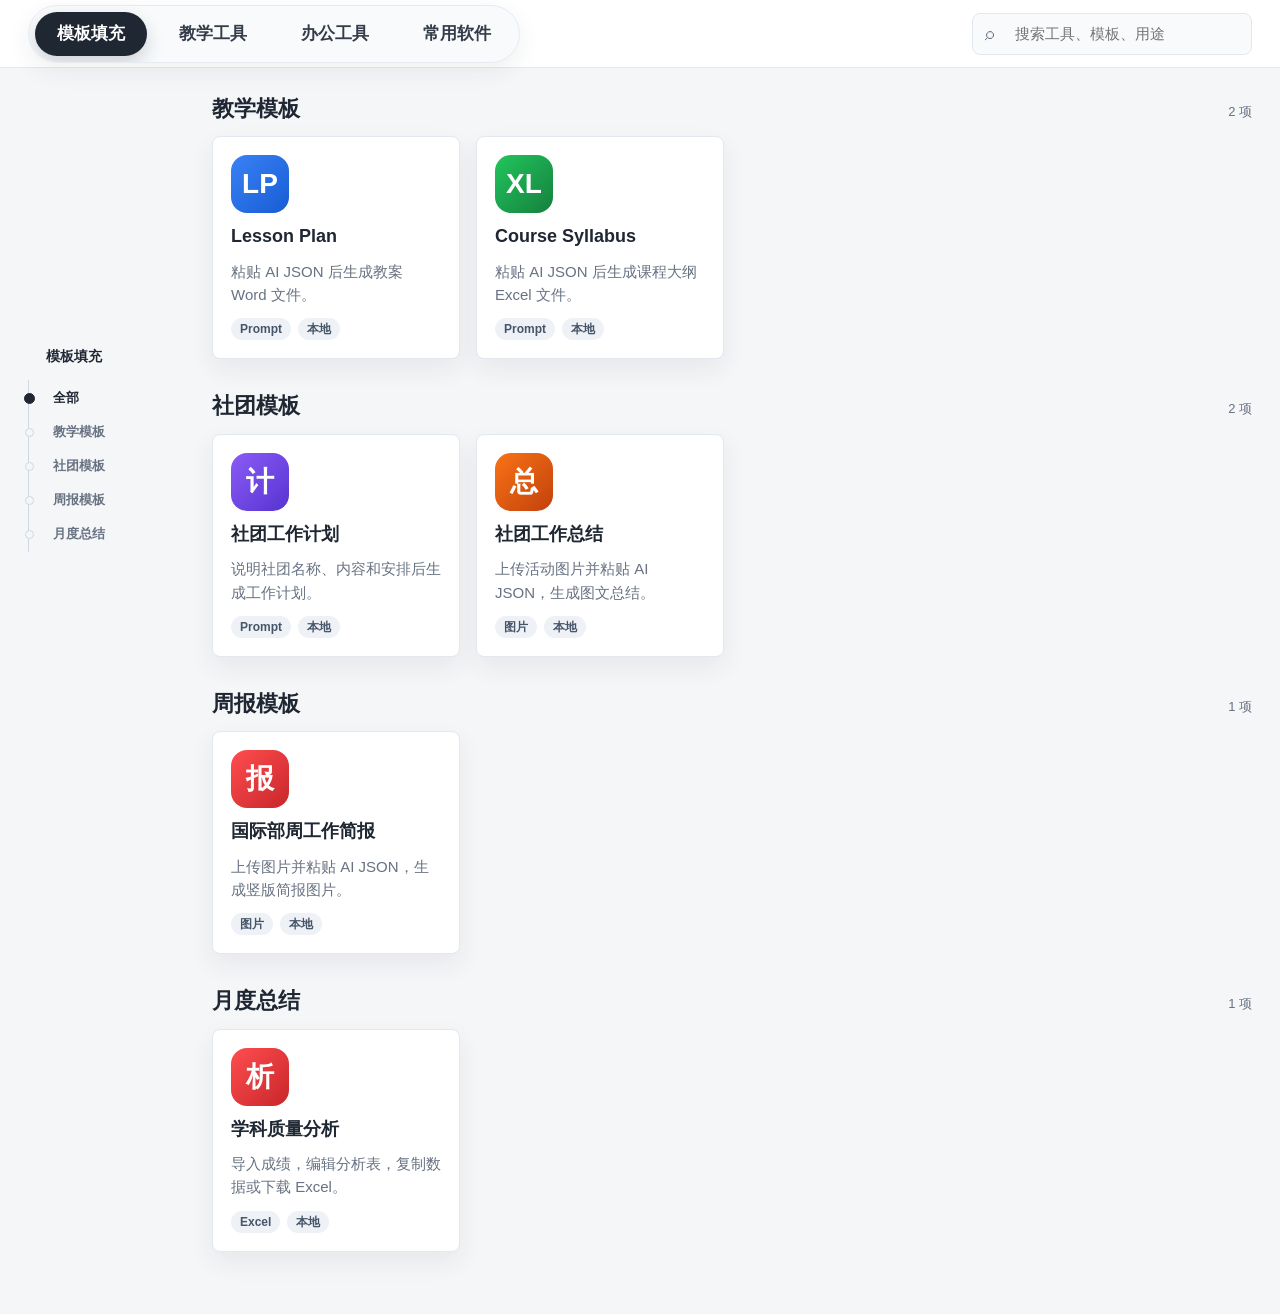
<file: index.html>
<!doctype html>
<html lang="zh-CN">
  <head>
    <meta charset="utf-8">
    <meta name="viewport" content="width=device-width, initial-scale=1">
    <title>TeacHub</title>
    <link rel="stylesheet" href="assets/styles.css">
  </head>
  <body>
    <header class="top-nav">
      <nav class="primary-tabs" aria-label="大类导航">
        <button class="tab is-active" type="button" data-view="templates">模板填充</button>
        <button class="tab" type="button" data-view="teaching">教学工具</button>
        <button class="tab" type="button" data-view="office">办公工具</button>
        <button class="tab" type="button" data-view="software">常用软件</button>
      </nav>
      <label class="search" aria-label="搜索工具">
        <span aria-hidden="true">⌕</span>
        <input id="search-input" type="search" placeholder="搜索工具、模板、用途">
      </label>
    </header>

    <div class="page-grid">
      <aside class="anchor-panel" aria-label="分类目录">
        <div class="anchor-title" id="anchor-title">模板填充</div>
        <nav class="anchor-list" id="anchor-list"></nav>
      </aside>

      <main class="content" id="content" tabindex="-1"></main>
    </div>

    <script src="assets/data.js"></script>
    <script src="assets/app.js"></script>
  </body>
</html>
</file>
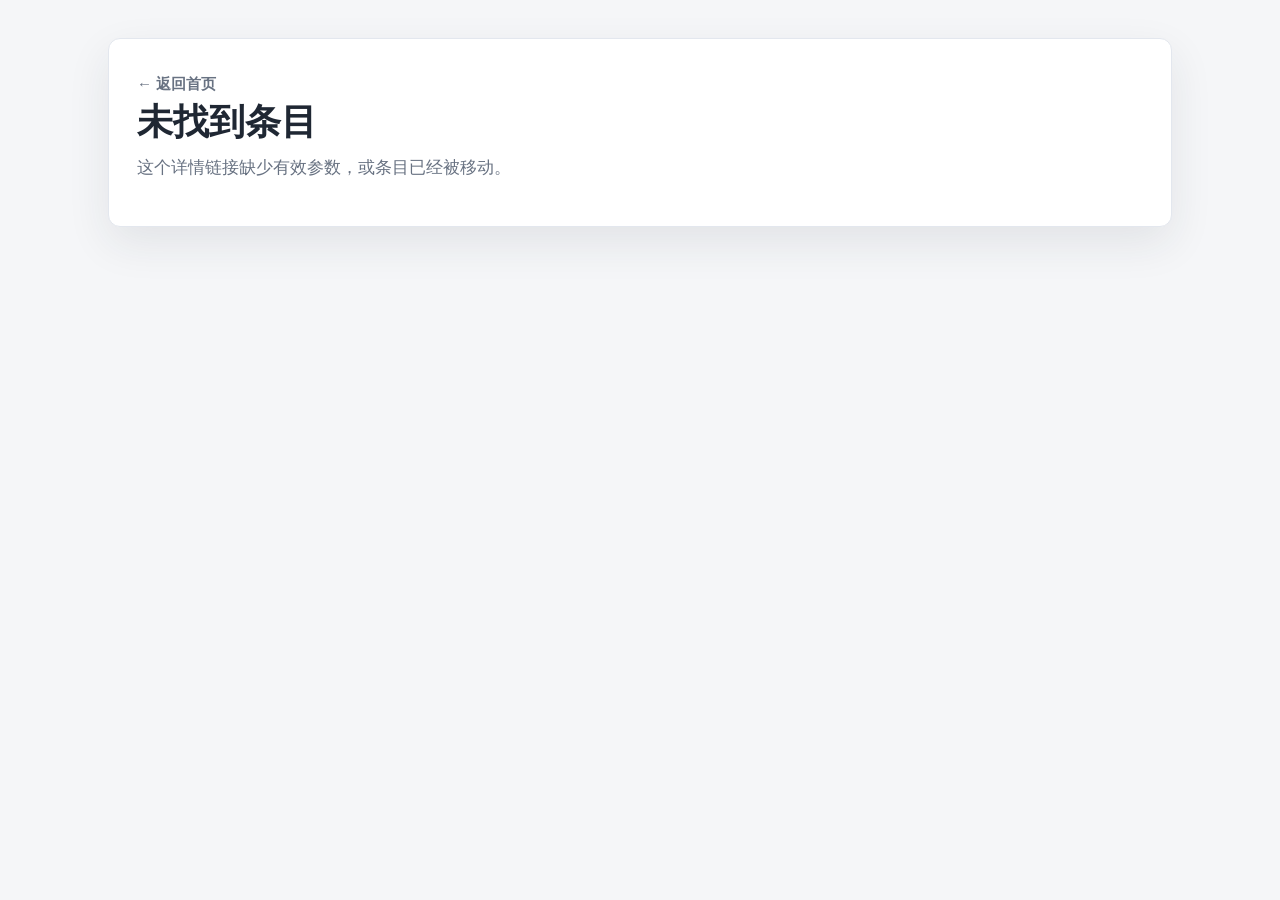
<file: detail.html>
<!doctype html>
<html lang="zh-CN">
  <head>
    <meta charset="utf-8">
    <meta name="viewport" content="width=device-width, initial-scale=1">
    <title>TeacHub - 工具详情</title>
    <link rel="stylesheet" href="assets/styles.css">
  </head>
  <body class="detail-page">
    <main class="detail-shell" id="detail-shell"></main>
    <div class="toast" id="toast" role="status" aria-live="polite"></div>

    <script src="assets/data.js"></script>
    <script src="assets/detail.js"></script>
  </body>
</html>
</file>
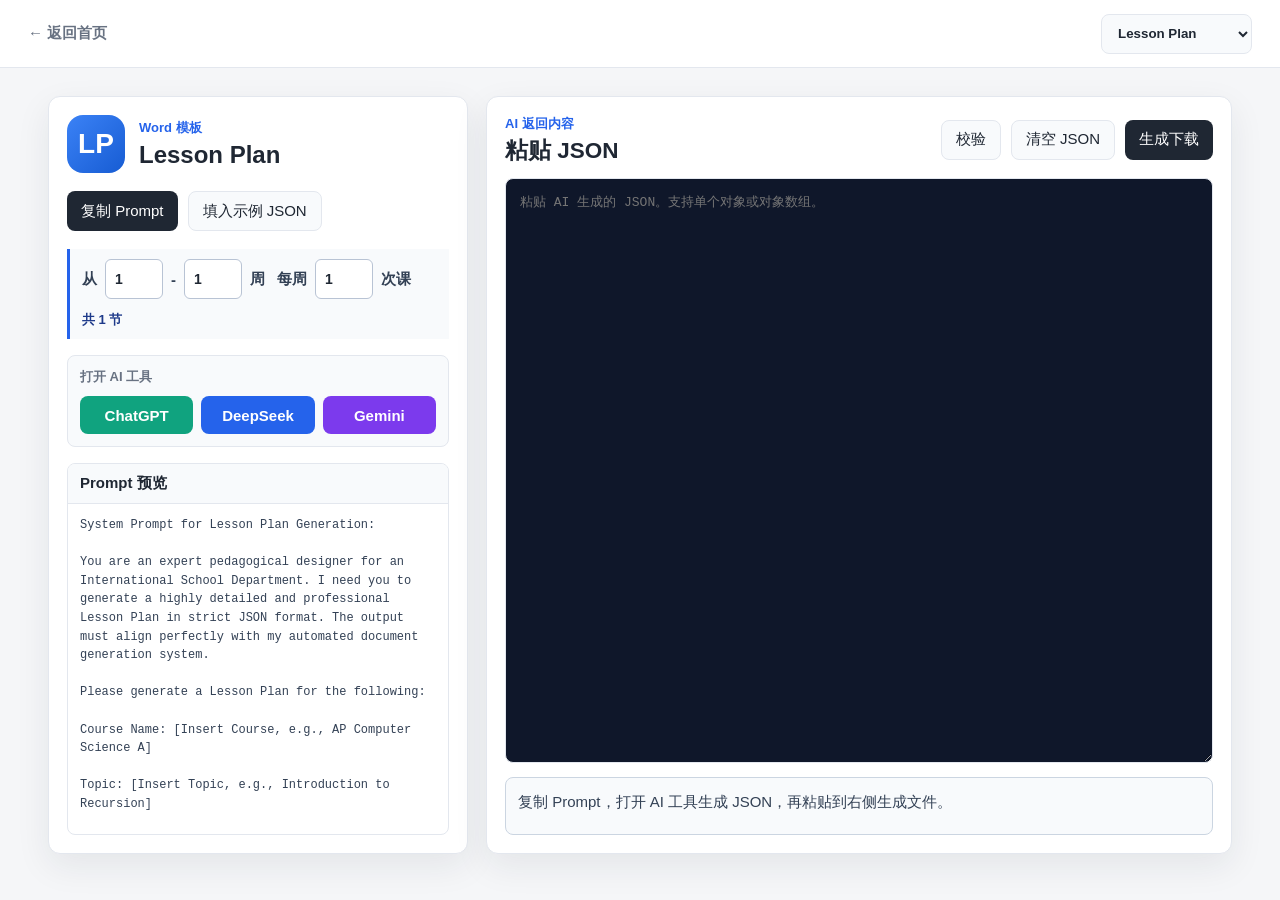
<file: fill.html>
<!doctype html>
<html lang="zh-CN">
  <head>
    <meta charset="utf-8">
    <meta name="viewport" content="width=device-width, initial-scale=1">
    <title>TeacHub - 模板填充</title>
    <link rel="stylesheet" href="assets/styles.css">
  </head>
  <body class="fill-page">
    <header class="fill-topbar">
      <a class="back-link" href="index.html">← 返回首页</a>
      <select id="template-select" aria-label="选择模板"></select>
    </header>

    <main class="fill-shell">
      <section class="fill-panel template-panel">
        <div class="fill-heading">
          <span class="tool-icon blue" id="template-icon" aria-hidden="true">LP</span>
          <div>
            <p id="template-type">Word 模板</p>
            <h1 id="template-title">Lesson Plan</h1>
          </div>
        </div>

        <div class="fill-actions">
          <button class="action" id="copy-prompt" type="button">复制 Prompt</button>
          <button class="action secondary" id="load-sample" type="button">填入示例 JSON</button>
        </div>

        <section class="lesson-plan-batch" id="lesson-plan-batch" hidden aria-label="Lesson Plan 批量设置">
          <div class="lesson-plan-range" role="group" aria-label="周数范围">
            <span>从</span>
            <input id="lesson-plan-start-week" type="number" min="1" max="52" step="1" value="1" aria-label="起始周">
            <span>-</span>
            <input id="lesson-plan-end-week" type="number" min="1" max="52" step="1" value="1" aria-label="结束周">
            <span>周</span>
          </div>
          <label class="lesson-plan-stepper" for="lesson-plan-lessons">
            <span>每周</span>
            <input id="lesson-plan-lessons" type="number" min="1" max="10" step="1" value="1">
            <span>次课</span>
          </label>
          <output class="lesson-plan-total" id="lesson-plan-total">共 1 节</output>
        </section>

        <div class="ai-panel" aria-label="AI 工具入口">
          <p>打开 AI 工具</p>
          <div class="ai-links">
            <a class="ai-link chatgpt" href="https://chatgpt.com/" target="_blank" rel="noopener noreferrer">ChatGPT</a>
            <a class="ai-link deepseek" href="https://chat.deepseek.com/" target="_blank" rel="noopener noreferrer">DeepSeek</a>
            <a class="ai-link gemini" href="https://gemini.google.com/" target="_blank" rel="noopener noreferrer">Gemini</a>
          </div>
        </div>

        <section class="prompt-preview fill-prompt">
          <div class="prompt-head">
            <strong>Prompt 预览</strong>
          </div>
          <pre id="prompt-text"></pre>
        </section>
      </section>

      <section class="fill-panel editor-panel">
        <div class="editor-head">
          <div>
            <p>AI 返回内容</p>
            <h2>粘贴 JSON</h2>
          </div>
          <div class="editor-actions">
            <button class="action secondary" id="validate-json" type="button">校验</button>
            <button class="action secondary" id="clear-json" type="button">清空 JSON</button>
            <button class="action" id="generate-file" type="button">生成下载</button>
          </div>
        </div>
        <textarea id="json-input" spellcheck="false" placeholder="粘贴 AI 生成的 JSON。支持单个对象或对象数组。"></textarea>
        <section class="image-upload-panel" id="image-panel" hidden>
          <div>
            <h3>添加图片</h3>
            <p>可多次选择或拖入图片，按添加顺序排版。</p>
          </div>
          <input id="image-input" type="file" accept="image/*" multiple>
          <div class="image-list" id="image-list"></div>
        </section>
        <div class="log-box" id="log-box">等待 JSON 输入。</div>
      </section>
    </main>

    <div class="toast" id="toast" role="status" aria-live="polite"></div>

    <script src="vendor/jszip.min.js"></script>
    <script src="assets/template-assets.js"></script>
    <script src="assets/template-registry.js"></script>
    <script src="assets/fill.js"></script>
  </body>
</html>
</file>
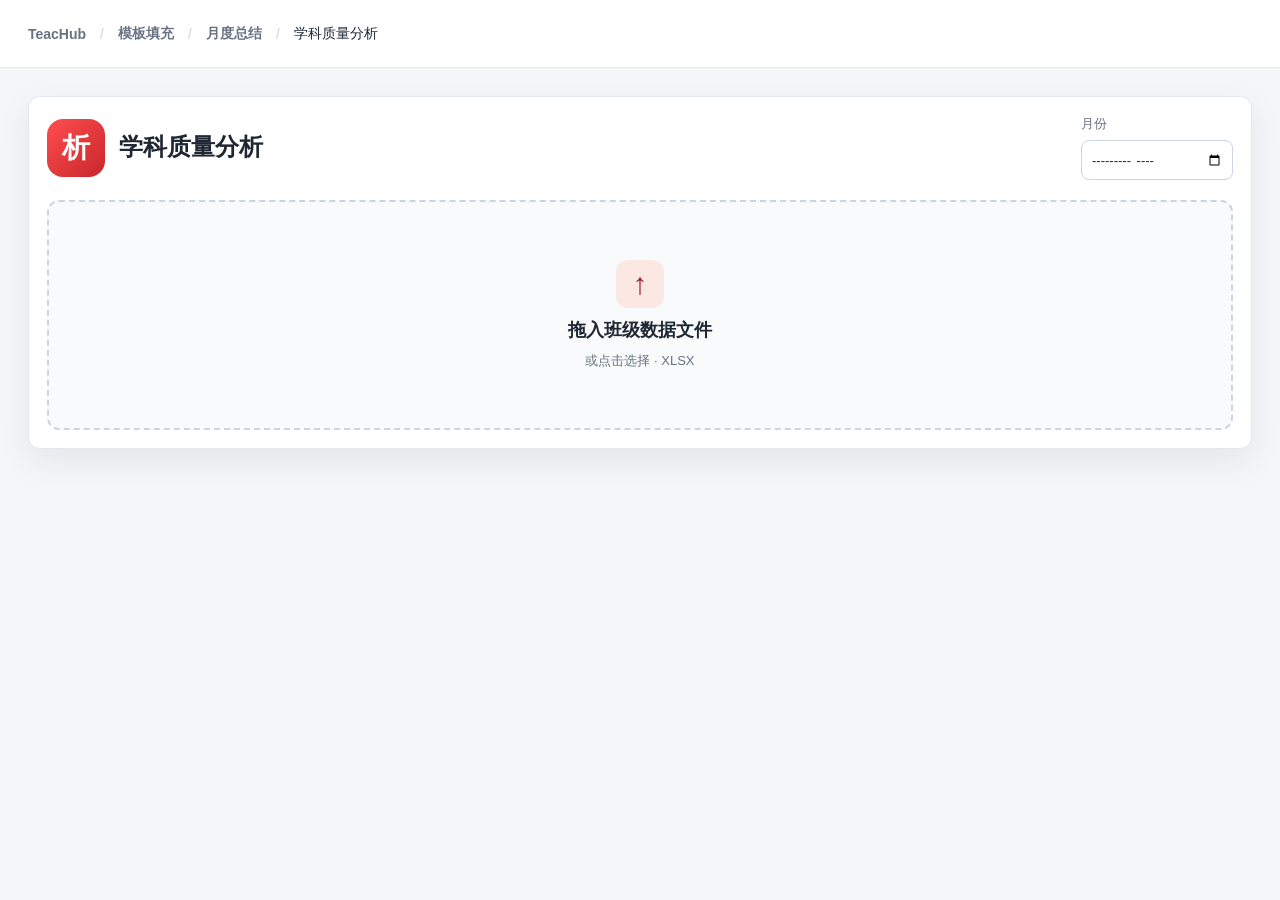
<file: quality-analysis.html>
<!doctype html>
<html lang="zh-CN">
  <head>
    <meta charset="utf-8">
    <meta name="viewport" content="width=device-width, initial-scale=1">
    <title>TeacHub - 学科质量分析</title>
    <link rel="stylesheet" href="assets/styles.css">
    <link rel="stylesheet" href="assets/quality-analysis.css">
  </head>
  <body class="fill-page">
    <header class="fill-topbar quality-nav"><nav aria-label="TeacHub导航"><a class="back-link" href="index.html">TeacHub</a><span aria-hidden="true">/</span><a class="back-link" href="index.html?view=templates">模板填充</a><span aria-hidden="true">/</span><a class="back-link" href="index.html?view=templates#monthly-summaries">月度总结</a><span aria-hidden="true">/</span><span aria-current="page">学科质量分析</span></nav></header>
    <main class="quality-shell">
      <section class="fill-panel">
        <div class="quality-upload-head"><div class="fill-heading"><span class="tool-icon red" aria-hidden="true">析</span><div><h1>学科质量分析</h1></div></div><label>月份<input id="quality-month" type="month"></label></div>
        <label class="quality-upload" id="quality-drop-zone">
          <span class="quality-upload-icon" aria-hidden="true">↑</span>
          <strong>拖入班级数据文件</strong>
          <span>或点击选择 · XLSX</span>
          <input id="quality-files" type="file" accept=".xlsx" multiple aria-label="上传班级数据">
        </label>
        <div id="quality-file-list" class="quality-file-list" aria-live="polite" hidden></div>
        <div id="quality-status" class="quality-status" role="status" aria-live="polite" hidden></div>
      </section>
      <section id="quality-settings-panel" class="fill-panel" hidden>
        <h2>核对与修改成绩</h2>
        <div id="quality-settings"></div>
      </section>
      <section id="quality-preview-panel" class="fill-panel" hidden>
        <div class="editor-head"><h2>质量分析表</h2><div class="editor-actions"><button id="quality-copy" class="action secondary" type="button" disabled>复制数据</button><button id="quality-export" class="action" type="button" disabled>下载 Excel</button></div></div>
        <div class="quality-table-wrap"><table id="quality-report" class="quality-table">
          <thead>
            <tr><th rowspan="4">学科</th><th rowspan="4">教师</th><th rowspan="4">学生人数</th><th rowspan="4">参考人数</th><th colspan="6" rowspan="2">整体分析</th><th colspan="9">目标完成情况</th></tr>
            <tr>
              <th colspan="3" class="quality-threshold">优秀 <select data-threshold-operator="0" aria-label="优秀比较条件"><option value=">=">≥</option><option value=">">&gt;</option></select><input data-threshold="0" aria-label="优秀分数线" type="number" min="0" max="100" step="0.01" placeholder="分数线"></th>
              <th colspan="3" class="quality-threshold">良好 <select data-threshold-operator="1" aria-label="良好比较条件"><option value=">=">≥</option><option value=">">&gt;</option></select><input data-threshold="1" aria-label="良好分数线" type="number" min="0" max="100" step="0.01" placeholder="分数线"></th>
              <th colspan="3" class="quality-threshold">合格 <select data-threshold-operator="2" aria-label="合格比较条件"><option value=">=">≥</option><option value=">">&gt;</option></select><input data-threshold="2" aria-label="合格分数线" type="number" min="0" max="100" step="0.01" placeholder="分数线"></th>
            </tr>
            <tr><th rowspan="2">满分</th><th rowspan="2">最高分</th><th rowspan="2">最低分</th><th rowspan="2">平均分</th><th>上期</th><th>均分</th><th>达标</th><th rowspan="2">目标人数</th><th rowspan="2">完成率</th><th>达标</th><th rowspan="2">目标人数</th><th rowspan="2">完成率</th><th>达标</th><th rowspan="2">目标人数</th><th rowspan="2">完成率</th></tr>
            <tr><th>均分</th><th>变化</th><th>人数</th><th>人数</th><th>人数</th></tr>
          </thead><tbody id="quality-preview"></tbody>
        </table></div>
      </section>
    </main>
    <script src="vendor/jszip.min.js"></script>
    <script src="assets/quality-template.js"></script>
    <script src="assets/quality-analysis-core.js"></script>
    <script src="assets/quality-analysis.js"></script>
  </body>
</html>
</file>
<file: assets/styles.css>
:root {
  --bg: #f5f6f8;
  --surface: #ffffff;
  --ink: #1f2733;
  --muted: #687282;
  --line: #e3e7ee;
  --nav: #ffffff;
  --shadow: 0 16px 40px rgba(31, 39, 51, 0.12);
  --radius: 8px;
  --font: "Inter", "Segoe UI", "PingFang SC", "Microsoft YaHei", Arial, sans-serif;
}

* {
  box-sizing: border-box;
}

[hidden] {
  display: none !important;
}

html {
  min-height: 100%;
  scroll-behavior: smooth;
}

body {
  min-height: 100vh;
  margin: 0;
  background: var(--bg);
  color: var(--ink);
  font-family: var(--font);
  font-size: 15px;
  letter-spacing: 0;
}

button,
input {
  font: inherit;
}

button {
  cursor: pointer;
}

.top-nav {
  position: sticky;
  top: 0;
  z-index: 20;
  display: flex;
  align-items: center;
  justify-content: flex-start;
  gap: 20px;
  min-height: 68px;
  border-bottom: 1px solid var(--line);
  background: rgba(255, 255, 255, 0.96);
  padding: 0 28px;
  backdrop-filter: blur(14px);
}

.primary-tabs {
  display: flex;
  align-items: center;
  justify-content: flex-start;
  gap: 10px;
  min-width: 0;
  overflow-x: auto;
  border: 1px solid #e6ebf2;
  border-radius: 999px;
  background: #f8fafc;
  padding: 6px;
  box-shadow: 0 8px 24px rgba(31, 39, 51, 0.07);
}

.tab {
  display: inline-flex;
  align-items: center;
  justify-content: center;
  flex-shrink: 0;
  min-height: 44px;
  border: 0;
  border-radius: 999px;
  background: transparent;
  color: #343c49;
  padding: 0 22px;
  font-size: 17px;
  font-weight: 800;
  white-space: nowrap;
  text-decoration: none;
  transition: background 160ms ease, color 160ms ease, box-shadow 160ms ease;
}

.tab:hover,
.tab.is-active {
  background: #1f2733;
  color: #ffffff;
  box-shadow: 0 8px 18px rgba(31, 39, 51, 0.18);
}

.search {
  position: static;
  margin-left: auto;
  flex-shrink: 0;
  display: grid;
  grid-template-columns: 28px minmax(0, 1fr);
  align-items: center;
  min-height: 42px;
  width: min(280px, 23vw);
  border: 1px solid var(--line);
  border-radius: var(--radius);
  background: #f9fafc;
  padding: 0 12px;
}

.search span {
  color: var(--muted);
  font-size: 18px;
}

.search input {
  min-width: 0;
  border: 0;
  outline: 0;
  background: transparent;
  color: var(--ink);
}

.page-grid {
  display: grid;
  grid-template-columns: 150px minmax(0, 1fr);
  gap: 34px;
  max-width: 1440px;
  margin: 0 auto;
  padding: 28px;
}

.anchor-panel {
  position: sticky;
  top: 50vh;
  transform: translateY(-50%);
  align-self: start;
  width: 140px;
  border: 0;
  border-radius: 0;
  background: transparent;
  padding: 0;
  box-shadow: none;
}

.anchor-title {
  margin-bottom: 14px;
  color: var(--ink);
  font-size: 14px;
  font-weight: 800;
  padding-left: 18px;
}

.anchor-list {
  display: grid;
  gap: 2px;
  position: relative;
  border-left: 1px solid #cfd7e4;
  padding: 2px 0 2px 16px;
}

.anchor-link {
  position: relative;
  display: flex;
  align-items: center;
  min-height: 32px;
  border-radius: 0;
  color: var(--muted);
  padding: 0 0 0 8px;
  text-decoration: none;
  font-size: 13px;
  font-weight: 700;
}

.anchor-link:hover,
.anchor-link.is-active {
  background: transparent;
  color: var(--ink);
}

.anchor-link::before {
  content: "";
  position: absolute;
  left: -20px;
  width: 7px;
  height: 7px;
  border: 1px solid #cfd7e4;
  border-radius: 999px;
  background: var(--bg);
}

.anchor-link.is-active::before {
  width: 9px;
  height: 9px;
  left: -21px;
  border-color: #1f2733;
  background: #1f2733;
}

.content {
  min-width: 0;
  outline: 0;
}

.section {
  scroll-margin-top: 92px;
  margin-bottom: 34px;
}

.section-head {
  display: flex;
  align-items: baseline;
  justify-content: space-between;
  gap: 12px;
  margin-bottom: 14px;
}

.section-title {
  margin: 0;
  font-size: 22px;
  line-height: 1.2;
}

.section-count {
  color: var(--muted);
  font-size: 13px;
}

.tool-grid {
  display: grid;
  grid-template-columns: repeat(4, minmax(180px, 1fr));
  gap: 16px;
}

.tool-card {
  display: flex;
  flex-direction: column;
  gap: 12px;
  min-height: 222px;
  width: 100%;
  border: 1px solid var(--line);
  border-radius: var(--radius);
  background: var(--surface);
  padding: 18px;
  text-align: left;
  box-shadow: 0 10px 26px rgba(31, 39, 51, 0.07);
  transition: transform 150ms ease, box-shadow 150ms ease, border-color 150ms ease;
}

.tool-card:hover {
  transform: translateY(-3px);
  border-color: rgba(31, 39, 51, 0.18);
  box-shadow: var(--shadow);
}

.tool-icon {
  display: grid;
  place-items: center;
  width: 58px;
  height: 58px;
  border-radius: 16px;
  color: #ffffff;
  font-size: 28px;
  font-weight: 800;
}

.tool-icon.red,
.drawer-icon.red,
.detail-page-icon.red {
  background: linear-gradient(135deg, #ff4d4f, #c8272b);
}

.tool-icon.purple,
.drawer-icon.purple,
.detail-page-icon.purple {
  background: linear-gradient(135deg, #8b5cf6, #5633d1);
}

.tool-icon.blue,
.drawer-icon.blue,
.detail-page-icon.blue {
  background: linear-gradient(135deg, #3b82f6, #175cd3);
}

.tool-icon.green,
.drawer-icon.green,
.detail-page-icon.green {
  background: linear-gradient(135deg, #22c55e, #15803d);
}

.tool-icon.orange,
.drawer-icon.orange,
.detail-page-icon.orange {
  background: linear-gradient(135deg, #f97316, #c2410c);
}

.tool-icon.cyan,
.drawer-icon.cyan,
.detail-page-icon.cyan {
  background: linear-gradient(135deg, #06b6d4, #087f96);
}

.tool-icon.pink,
.drawer-icon.pink,
.detail-page-icon.pink {
  background: linear-gradient(135deg, #ec4899, #be185d);
}

.tool-icon.slate,
.drawer-icon.slate,
.detail-page-icon.slate {
  background: linear-gradient(135deg, #64748b, #334155);
}

.tool-name {
  margin: 0;
  color: var(--ink);
  font-size: 18px;
  line-height: 1.25;
}

.tool-desc {
  margin: 0;
  color: var(--muted);
  line-height: 1.55;
}

.tool-tags {
  display: flex;
  flex-wrap: wrap;
  gap: 7px;
  margin-top: auto;
  align-items: flex-end;
}

.tag {
  border-radius: 999px;
  background: #eef2f7;
  color: #475569;
  padding: 5px 9px;
  font-size: 12px;
  font-weight: 700;
  line-height: 1;
}

.empty-state {
  display: grid;
  place-items: center;
  min-height: 240px;
  border: 1px dashed #cbd5e1;
  border-radius: var(--radius);
  background: rgba(255, 255, 255, 0.7);
  color: var(--muted);
}

.drawer-backdrop {
  position: fixed;
  inset: 0;
  z-index: 40;
  background: rgba(15, 23, 42, 0.34);
}

.drawer {
  position: fixed;
  top: 0;
  right: 0;
  z-index: 50;
  width: min(460px, 100vw);
  height: 100vh;
  overflow: auto;
  background: var(--surface);
  padding: 26px;
  box-shadow: -20px 0 50px rgba(15, 23, 42, 0.18);
}

.drawer-close {
  position: absolute;
  top: 14px;
  right: 14px;
  display: grid;
  place-items: center;
  width: 36px;
  height: 36px;
  border: 0;
  border-radius: var(--radius);
  background: #eef2f7;
  color: var(--ink);
  font-size: 24px;
  line-height: 1;
}

.drawer-icon {
  display: grid;
  place-items: center;
  width: 72px;
  height: 72px;
  border-radius: 18px;
  color: #ffffff;
  font-size: 34px;
  font-weight: 800;
}

.drawer-section {
  margin: 18px 0 6px;
  color: #2563eb;
  font-size: 13px;
  font-weight: 800;
}

.drawer h2 {
  margin: 0;
  font-size: 28px;
  line-height: 1.2;
}

.drawer-desc {
  margin: 12px 0 14px;
  color: var(--muted);
  line-height: 1.65;
}

.drawer-tags {
  display: flex;
  gap: 8px;
  margin-bottom: 18px;
}

.drawer-meta {
  display: grid;
  grid-template-columns: 96px minmax(0, 1fr);
  gap: 10px 14px;
  border-top: 1px solid var(--line);
  border-bottom: 1px solid var(--line);
  margin: 0 0 18px;
  padding: 16px 0;
}

.drawer-meta dt {
  color: var(--muted);
}

.drawer-meta dd {
  min-width: 0;
  margin: 0;
  overflow-wrap: anywhere;
}

.drawer-actions {
  display: flex;
  flex-wrap: wrap;
  gap: 10px;
}

.action {
  min-height: 40px;
  border: 0;
  border-radius: var(--radius);
  background: #1f2733;
  color: #ffffff;
  padding: 0 14px;
}

.action.secondary {
  border: 1px solid var(--line);
  background: #f8fafc;
  color: var(--ink);
}

.prompt-preview {
  margin-top: 18px;
  border: 1px solid var(--line);
  border-radius: var(--radius);
  overflow: hidden;
}

.prompt-head {
  display: flex;
  align-items: center;
  justify-content: space-between;
  gap: 12px;
  border-bottom: 1px solid var(--line);
  background: #f8fafc;
  padding: 10px 12px;
}

.prompt-head button {
  min-height: 32px;
  border: 0;
  border-radius: 7px;
  background: #8b5cf6;
  color: #ffffff;
  padding: 0 10px;
}

.prompt-preview pre {
  max-height: 260px;
  margin: 0;
  overflow: auto;
  padding: 12px;
  color: #334155;
  font-family: "SFMono-Regular", Consolas, "Liberation Mono", monospace;
  font-size: 12px;
  line-height: 1.55;
  white-space: pre-wrap;
}

.drawer-note {
  margin: 16px 0 0;
  border-left: 3px solid #f59e0b;
  background: #fffbeb;
  color: #7c4a03;
  padding: 10px 12px;
  line-height: 1.55;
}

.toast {
  position: fixed;
  right: 22px;
  bottom: 22px;
  z-index: 80;
  transform: translateY(16px);
  opacity: 0;
  pointer-events: none;
  border-radius: var(--radius);
  background: #1f2733;
  color: #ffffff;
  padding: 10px 14px;
  box-shadow: var(--shadow);
  transition: opacity 160ms ease, transform 160ms ease;
}

.toast.is-visible {
  transform: translateY(0);
  opacity: 1;
}

.detail-page {
  background: #f5f6f8;
}

.detail-shell {
  max-width: 1120px;
  margin: 0 auto;
  padding: 38px 28px;
}

.detail-card-page {
  border: 1px solid var(--line);
  border-radius: 12px;
  background: var(--surface);
  padding: 28px;
  box-shadow: 0 16px 44px rgba(31, 39, 51, 0.09);
}

.back-link {
  display: inline-flex;
  align-items: center;
  min-height: 34px;
  color: var(--muted);
  text-decoration: none;
  font-weight: 800;
}

.back-link:hover {
  color: var(--ink);
}

.detail-hero {
  display: grid;
  grid-template-columns: 88px minmax(0, 1fr);
  gap: 18px;
  align-items: start;
  margin-top: 22px;
}

.detail-page-icon {
  display: grid;
  place-items: center;
  width: 78px;
  height: 78px;
  border-radius: 20px;
  color: #ffffff;
  font-size: 34px;
  font-weight: 900;
}

.detail-breadcrumb {
  margin: 0 0 8px;
  color: #2563eb;
  font-size: 13px;
  font-weight: 800;
}

.detail-card-page h1 {
  margin: 0;
  color: var(--ink);
  font-size: 36px;
  line-height: 1.15;
}

.detail-page-desc {
  max-width: 680px;
  margin: 12px 0 16px;
  color: var(--muted);
  font-size: 17px;
  line-height: 1.65;
}

.detail-layout {
  display: grid;
  grid-template-columns: minmax(0, 1fr) 280px;
  gap: 28px;
  margin-top: 30px;
}

.detail-main,
.detail-side {
  min-width: 0;
}

.detail-main h2,
.detail-side h2 {
  margin: 0 0 14px;
  font-size: 18px;
}

.detail-meta-grid {
  display: grid;
  grid-template-columns: 100px minmax(0, 1fr);
  gap: 12px 16px;
  border: 1px solid var(--line);
  border-radius: var(--radius);
  background: #f8fafc;
  margin: 0;
  padding: 16px;
}

.detail-meta-grid dt {
  color: var(--muted);
  font-weight: 700;
}

.detail-meta-grid dd {
  min-width: 0;
  margin: 0;
  overflow-wrap: anywhere;
}

.detail-prompt {
  margin-top: 18px;
}

.detail-side {
  border: 1px solid var(--line);
  border-radius: var(--radius);
  background: #fbfcfe;
  padding: 16px;
  align-self: start;
}

.detail-actions {
  display: grid;
  gap: 10px;
}

.detail-actions .action {
  width: 100%;
}

.fill-page {
  background: #f5f6f8;
}

.fill-topbar {
  position: sticky;
  top: 0;
  z-index: 20;
  display: flex;
  align-items: center;
  justify-content: space-between;
  gap: 18px;
  min-height: 68px;
  border-bottom: 1px solid var(--line);
  background: rgba(255, 255, 255, 0.96);
  padding: 0 28px;
  backdrop-filter: blur(14px);
}

.fill-topbar select {
  min-height: 40px;
  border: 1px solid var(--line);
  border-radius: var(--radius);
  background: #f8fafc;
  color: var(--ink);
  padding: 0 12px;
  font-weight: 800;
}

.fill-shell {
  display: grid;
  grid-template-columns: 420px minmax(0, 1fr);
  gap: 18px;
  max-width: 1240px;
  margin: 0 auto;
  padding: 28px;
}

.fill-panel {
  min-width: 0;
  border: 1px solid var(--line);
  border-radius: 12px;
  background: var(--surface);
  padding: 18px;
  box-shadow: 0 12px 34px rgba(31, 39, 51, 0.08);
}

.fill-heading {
  display: grid;
  grid-template-columns: 58px minmax(0, 1fr);
  gap: 14px;
  align-items: center;
}

.fill-heading p,
.editor-head p {
  margin: 0 0 4px;
  color: #2563eb;
  font-size: 13px;
  font-weight: 800;
}

.fill-heading h1,
.editor-head h2 {
  margin: 0;
  color: var(--ink);
  line-height: 1.2;
}

.fill-heading h1 {
  font-size: 24px;
}

.fill-actions,
.editor-actions {
  display: flex;
  flex-wrap: wrap;
  gap: 10px;
}

.fill-actions {
  margin: 18px 0;
}

.lesson-plan-batch {
  display: flex;
  flex-wrap: wrap;
  align-items: center;
  gap: 12px;
  margin: 0 0 16px;
  border-left: 3px solid #2563eb;
  background: #f8fafc;
  padding: 10px 12px;
}

.lesson-plan-range,
.lesson-plan-stepper {
  display: flex;
  align-items: center;
  gap: 8px;
  color: #334155;
  font-size: 15px;
  font-weight: 800;
  white-space: nowrap;
}

.lesson-plan-range input,
.lesson-plan-stepper input {
  min-height: 40px;
  width: 58px;
  border: 1px solid #b8c3d4;
  border-radius: 6px;
  background: #ffffff;
  color: var(--ink);
  padding: 0 9px;
  font: inherit;
  font-size: 14px;
}

.lesson-plan-range input:focus,
.lesson-plan-stepper input:focus {
  outline: 0;
  border-color: #2563eb;
  box-shadow: 0 0 0 3px rgba(37, 99, 235, 0.16);
}

.lesson-plan-total {
  color: #1e3a8a;
  font-size: 13px;
  font-weight: 800;
  white-space: nowrap;
}

.ai-panel {
  border: 1px solid var(--line);
  border-radius: var(--radius);
  background: #f8fafc;
  padding: 12px;
  margin-bottom: 16px;
}

.ai-panel p {
  margin: 0 0 10px;
  color: var(--muted);
  font-size: 13px;
  font-weight: 800;
}

.ai-links {
  display: grid;
  grid-template-columns: repeat(3, minmax(0, 1fr));
  gap: 8px;
}

.ai-link {
  display: grid;
  place-items: center;
  min-height: 38px;
  border-radius: var(--radius);
  color: #ffffff;
  font-weight: 900;
  text-decoration: none;
}

.ai-link.chatgpt {
  background: #10a37f;
}

.ai-link.deepseek {
  background: #2563eb;
}

.ai-link.gemini {
  background: #7c3aed;
}

.fill-prompt {
  margin-top: 0;
}

.fill-prompt pre {
  max-height: 330px;
}

.editor-panel {
  display: flex;
  flex-direction: column;
  gap: 14px;
}

.editor-head {
  display: flex;
  align-items: center;
  justify-content: space-between;
  gap: 16px;
}

#json-input {
  flex: 1;
  min-height: 320px;
  width: 100%;
  resize: vertical;
  border: 1px solid var(--line);
  border-radius: var(--radius);
  outline: 0;
  background: #0f172a;
  color: #e5edf7;
  padding: 14px;
  font-family: "SFMono-Regular", Consolas, "Liberation Mono", monospace;
  font-size: 13px;
  line-height: 1.55;
}

#json-input:focus {
  border-color: #3b82f6;
  box-shadow: 0 0 0 3px rgba(59, 130, 246, 0.16);
}

.image-upload-panel {
  display: grid;
  grid-template-columns: minmax(0, 1fr);
  gap: 14px;
  min-height: 176px;
  border: 1px dashed #b8c3d4;
  border-radius: var(--radius);
  background: #fbfcfe;
  padding: 16px;
  transition: border-color 160ms ease, background 160ms ease, box-shadow 160ms ease;
}

.image-upload-panel.is-dragging {
  border-color: #2563eb;
  background: #eff6ff;
  box-shadow: 0 0 0 3px rgba(37, 99, 235, 0.12);
}

.image-upload-panel h3 {
  margin: 0 0 4px;
  font-size: 17px;
  line-height: 1.25;
}

.image-upload-panel p {
  margin: 0;
  color: var(--muted);
  font-size: 13px;
}

.image-upload-panel input {
  width: 100%;
  min-height: 56px;
  border: 1px dashed #cbd5e1;
  border-radius: var(--radius);
  background: #ffffff;
  color: var(--ink);
  padding: 14px;
}

.image-list {
  display: grid;
  gap: 10px;
  min-height: 28px;
}

.image-list-head {
  display: flex;
  align-items: center;
  justify-content: space-between;
  gap: 12px;
  color: #475569;
  font-size: 13px;
  font-weight: 800;
}

.image-list-head button {
  min-height: 28px;
  border: 1px solid #cbd5e1;
  border-radius: 6px;
  background: #ffffff;
  color: #475569;
  padding: 0 9px;
  font-size: 12px;
  font-weight: 800;
}

.image-chip-grid {
  display: grid;
  grid-template-columns: repeat(auto-fit, minmax(170px, 1fr));
  gap: 8px;
}

.image-chip {
  display: grid;
  grid-template-columns: minmax(0, 1fr) 22px;
  align-items: center;
  gap: 8px;
  max-width: 100%;
  min-height: 38px;
  border-radius: 7px;
  background: #eef2ff;
  color: #3730a3;
  padding: 8px 8px 8px 10px;
  font-size: 12px;
  font-weight: 800;
  line-height: 1.25;
  overflow-wrap: anywhere;
}

.image-chip span {
  min-width: 0;
}

.image-chip button {
  display: grid;
  place-items: center;
  width: 22px;
  height: 22px;
  border: 0;
  border-radius: 999px;
  background: #c7d2fe;
  color: #312e81;
  line-height: 1;
  font-size: 16px;
}

.muted-text {
  color: var(--muted);
  font-size: 13px;
}

.log-box {
  min-height: 58px;
  border: 1px solid #cbd5e1;
  border-radius: var(--radius);
  background: #f8fafc;
  color: #334155;
  padding: 12px;
  white-space: pre-wrap;
  line-height: 1.55;
}

.log-box.is-error {
  border-color: #fecaca;
  background: #fef2f2;
  color: #991b1b;
}

@media (max-width: 1180px) {
  .tool-grid {
    grid-template-columns: repeat(3, minmax(180px, 1fr));
  }
}

@media (max-width: 920px) {
  .top-nav {
    position: sticky;
    display: grid;
    grid-template-columns: 1fr;
    padding: 12px 18px;
    gap: 10px;
  }

  .primary-tabs {
    overflow-x: auto;
    padding-bottom: 2px;
    justify-content: flex-start;
    border-radius: var(--radius);
    width: 100%;
  }

  .tab {
    min-height: 40px;
    padding: 0 16px;
    font-size: 15px;
  }

  .search {
    position: static;
    width: 100%;
  }

  .page-grid {
    grid-template-columns: 1fr;
    gap: 18px;
    padding: 18px;
  }

  .anchor-panel {
    position: static;
    transform: none;
    width: 100%;
  }

  .anchor-list {
    display: flex;
    overflow-x: auto;
    padding-bottom: 2px;
  }

  .anchor-link {
    flex: 0 0 auto;
  }

  .tool-grid {
    grid-template-columns: repeat(2, minmax(160px, 1fr));
  }

  .detail-layout,
  .detail-hero,
  .fill-shell {
    grid-template-columns: 1fr;
  }

  .detail-card-page h1 {
    font-size: 30px;
  }
}

@media (max-width: 560px) {
  .tool-grid {
    grid-template-columns: 1fr;
  }

  .tool-card {
    min-height: 190px;
  }

  .drawer {
    padding: 22px 18px;
  }

  .drawer-meta {
    grid-template-columns: 1fr;
  }

  .detail-shell {
    padding: 18px;
  }

  .detail-card-page {
    padding: 20px;
  }

  .detail-meta-grid {
    grid-template-columns: 1fr;
  }
}
</file>
<file: assets/quality-analysis.css>
.quality-shell { max-width: 1900px; padding: 28px; margin: 0 auto; display: grid; gap: 22px; min-width: 0; }
.quality-shell .fill-panel { min-width: 0; }
.quality-shell h2 { font-size: 20px; margin: 0 0 12px; }
.quality-nav nav { display: flex; align-items: center; gap: 14px; flex-wrap: wrap; font-size: 14px; }
.quality-nav nav > span:not([aria-current]) { color: #cbd5e1; }
.quality-upload-head { display: flex; align-items: center; justify-content: space-between; gap: 20px; }
.quality-shell label { display: grid; gap: 7px; color: var(--muted); font-size: 13px; }
.quality-shell input, .quality-shell select { max-width: 100%; min-height: 40px; padding: 9px; border: 1px solid #cbd5e1; border-radius: var(--radius); background: #fff; color: var(--ink); font: inherit; }
.quality-shell .quality-upload { position: relative; display: flex; flex-direction: column; justify-content: center; align-items: center; gap: 10px; min-height: 230px; margin-top: 20px; padding: 28px; border: 2px dashed #cbd5e1; border-radius: 12px; background: #f8fafc; cursor: pointer; transition: border-color 160ms ease, background 160ms ease; }
.quality-upload:hover, .quality-upload:focus-within, .quality-upload.is-dragging { border-color: #9f2633; background: #fff7f7; }
.quality-upload strong { color: var(--ink); font-size: 18px; }
.quality-upload-icon { display: grid; place-items: center; width: 48px; height: 48px; border-radius: 12px; background: #fbe8e2; color: #9f2633; font-size: 30px; }
.quality-shell .quality-upload input { position: absolute; inset: 0; width: 100%; height: 100%; opacity: 0; cursor: pointer; }
.quality-file-list { display: flex; flex-wrap: wrap; gap: 8px; margin-top: 14px; }
.quality-file-list[hidden] { display: none; }
.quality-file-list span { background: #f1f5f9; color: #475569; border-radius: 6px; padding: 7px 10px; font-size: 13px; }
.quality-status { margin-top: 12px; font-size: 13px; color: #475569; }
.quality-status.is-error { color: #b91c1c; }
.quality-class { border-top: 1px solid var(--line); padding: 15px 0 0; }
.quality-class h3 { margin: 0; font-size: 16px; }
.quality-table-wrap { overflow-x: auto; }
.quality-table { border-collapse: collapse; width: 100%; min-width: 1650px; font-size: 13px; table-layout: fixed; }
.quality-table th { color: #fff; background: #9f2633; text-align: center; }
.quality-table th, .quality-table td { padding: 9px 4px; border: 1px solid #343434; text-align: center; }
.quality-table th:first-child { width: 190px; }
.quality-table thead tr:nth-child(n+3) th { color: #222; background: #fbe8e2; }
.quality-table thead tr:nth-child(4) th { border-top: 0; }
.quality-table thead tr:nth-child(3) th:not([rowspan]) { border-bottom: 0; }
.quality-table td { background: #fff; }
.quality-table td.quality-editable { background: #fff2cc; }
.quality-table input { width: 100%; min-width: 0; padding: 6px 3px; border: 0; border-radius: 0; background: transparent; text-align: center; }
.quality-table input:focus { outline: 2px solid #3b82f6; }
.quality-table .quality-threshold input { display: inline-block; width: 76px; background: #fff; color: #222; border-radius: 4px; text-align: left; }
.quality-table .quality-threshold select { display: inline-block; min-height: 34px; padding: 4px; width: 53px; }
.quality-student-table { border-collapse: collapse; margin-top: 14px; width: min(100%,800px); }
.quality-student-table th,.quality-student-table td { text-align: left; padding: 8px; border-bottom: 1px solid var(--line); }
.quality-student-table input { width: 120px; background: #fff2cc; }
.quality-shell button:disabled { opacity: .5; cursor: default; }
@media (max-width: 600px) { .quality-shell { padding: 18px; } .quality-upload-head { align-items: flex-start; flex-direction: column; } .quality-shell .quality-upload { min-height: 210px; padding: 20px; } .quality-nav nav { gap: 8px; font-size: 13px; } .quality-student-table { min-width: 540px; } .quality-class { overflow-x: auto; } }
</file>
